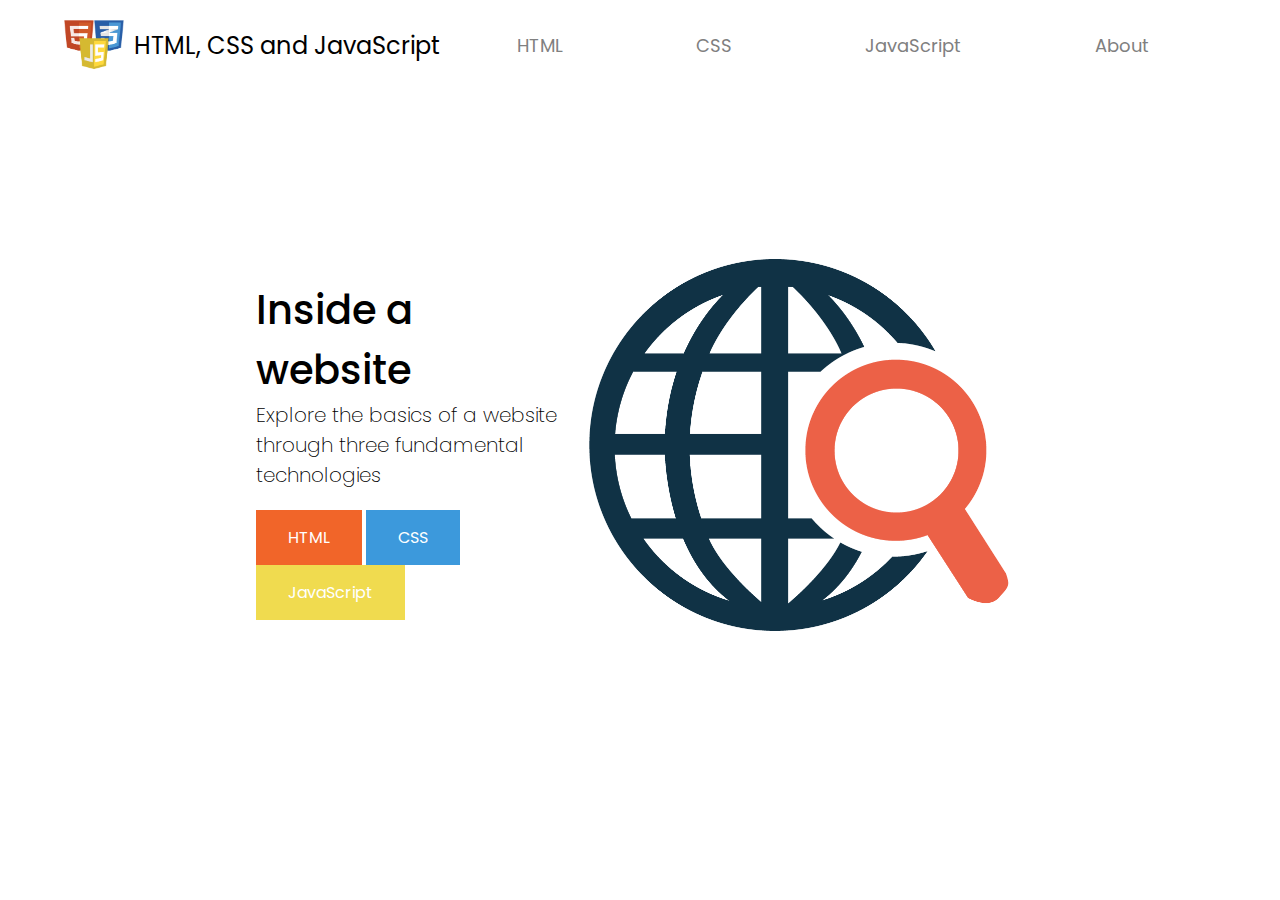
<file: index.html>
<!--Index page-->

<!DOCTYPE html>
<html lang="en">

<head>
    <meta charset="UTF-8">
    <meta name="viewport" content="width=device-width, initial-scale=1.0">

    <!--Google font stylesheet-->
    <link href="https://fonts.googleapis.com/css2?family=Poppins:wght@400;500&display=swap" rel="stylesheet" />

    <!--Local CSS stylesheet-->
    <link rel="stylesheet" href="./style.css">

    <!--Title of page in header-->
    <title>HTML, CSS and JavaScript</title>
</head>

<body>
    <!--Container for navigation-->
    <header>

        <!--Image of triple logo-->
        <div id="logosImage">
            <img src="./images/logos.png" height="60" width="60" alt="logos">
        </div>

        <h1 id="title">HTML, CSS and JavaScript</h1>

        <!--Set of navigation links-->
        <nav>

            <!--List of navigation links-->
            <ul id="navLinks">
                <li><a class="singleLink" href="htmlpage.html">HTML</a></li>
                <li><a class="singleLink" href="csspage.html">CSS</a></li>
                <li><a class="singleLink" href="javascriptpage.html">JavaScript</a></li>
                <li><a class="singleLink" href="aboutpage.html">About</a></li>
            </ul>
        </nav>
    </header>

    <!--Container for main section of index page only-->
    <section id="mainIndex">

        <!--Container for all text-->
        <div id="textContainer">

            <!--Container for text in main section-->
            <div class="mainText">
                <h1>Inside a website</h1>
                <h2>Explore the basics of a website through three fundamental technologies</h2>
            </div>

            <!--Container for buttons-->
            <div id="buttonContainer">
                <a href="htmlpage.html"><button id="htmlButton">HTML</button></a>
                <a href="csspage.html"><button id="cssButton">CSS</button></a>
                <a href="javascriptpage.html"><button id="javascriptButton">JavaScript</button></a>
            </div>
        </div>

        <!--Container for main image on index page-->
        <div id="webImage">
            <img src="./images/web.png" alt="web">
        </div>

    </section>
</body>

</html>
</file>
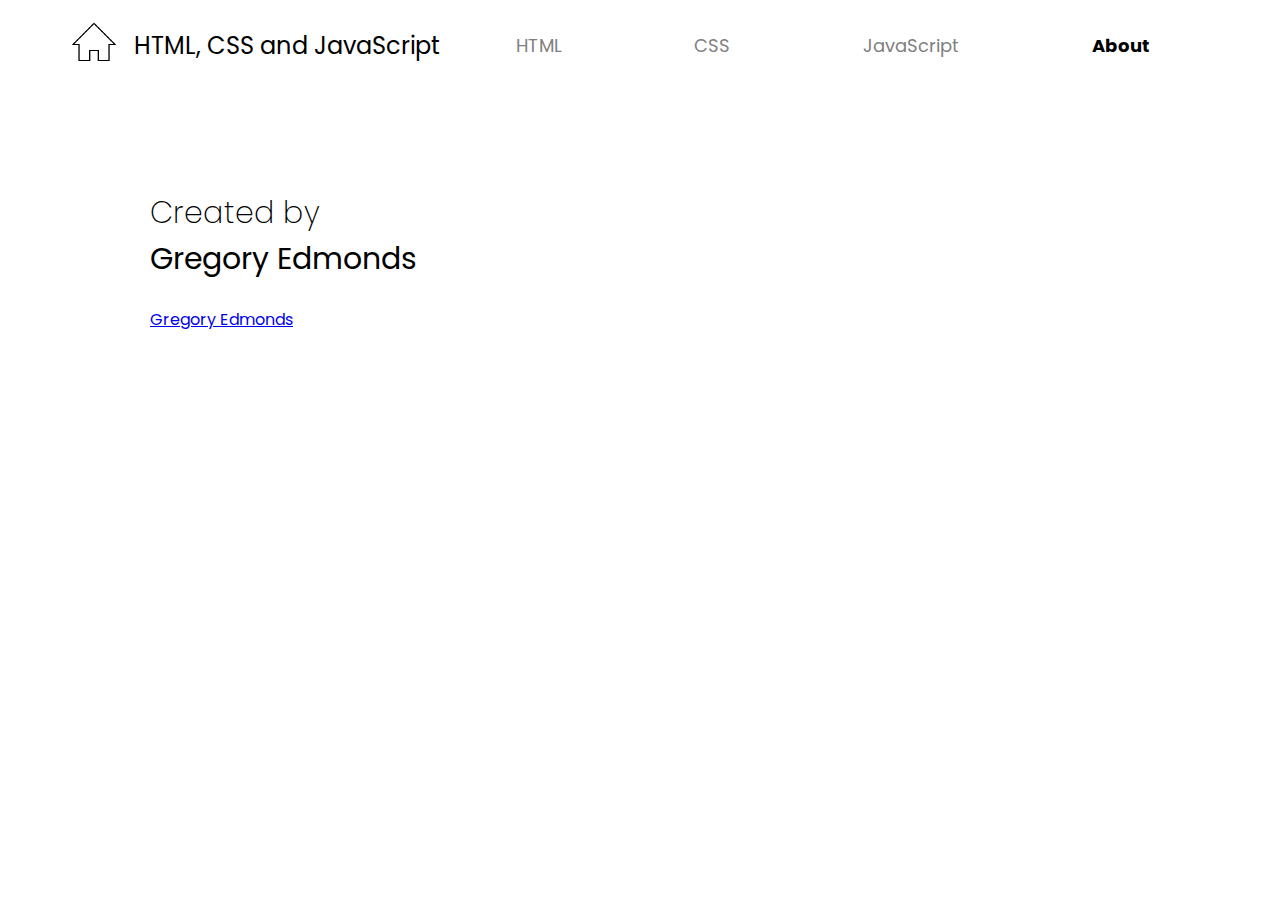
<file: aboutpage.html>
<!--About page-->

<!DOCTYPE html>
<html lang="en">

<head>
    <meta charset="UTF-8">
    <meta name="viewport" content="width=device-width, initial-scale=1.0">
    <link href="https://fonts.googleapis.com/css2?family=Poppins:wght@400;500&display=swap" rel="stylesheet" />
    <link rel="stylesheet" href="./style.css">
    <!--Script for LinkedIn profile badge plugin-->
    <script type="text/javascript" src="https://platform.linkedin.com/badges/js/profile.js" async defer></script>
    <title>About</title>
</head>

<body>
    <header>
        <div id="homeButton">
            <a href="./index.html"><img src="./images/home.png" height="60" width="60" alt="home"></a>

        </div>

        <h1 id="title">HTML, CSS and JavaScript</h1>

        <nav>
            <ul id="navLinks">
                <li><a class="singleLink" href="htmlpage.html">HTML</a></li>
                <li><a class="singleLink" href="csspage.html">CSS</a></li>
                <li><a class="singleLink" href="javascriptpage.html">JavaScript</a></li>
                <li><a class="currentLink" href="aboutpage.html">About</a></li>
            </ul>
        </nav>
    </header>

    <section id="mainPages">
        <div id="textContainer">
            <div class="mainText">
                <h3>Created by<br><b>Gregory Edmonds</b></h3>
                <br>
                <!--Div for LinkedIn profile badge plugin-->
                <div class="LI-profile-badge" data-version="v1" data-size="medium" data-locale="en_US"
                    data-type="vertical" data-theme="light" data-vanity="gregory-edmonds-9b168415a">
                    <a class="LI-simple-link"
                        href='https://au.linkedin.com/in/gregory-edmonds-9b168415a?trk=profile-badge'>Gregory
                        Edmonds</a>
                </div>
            </div>
        </div>

    </section>
</body>

</html>
</file>
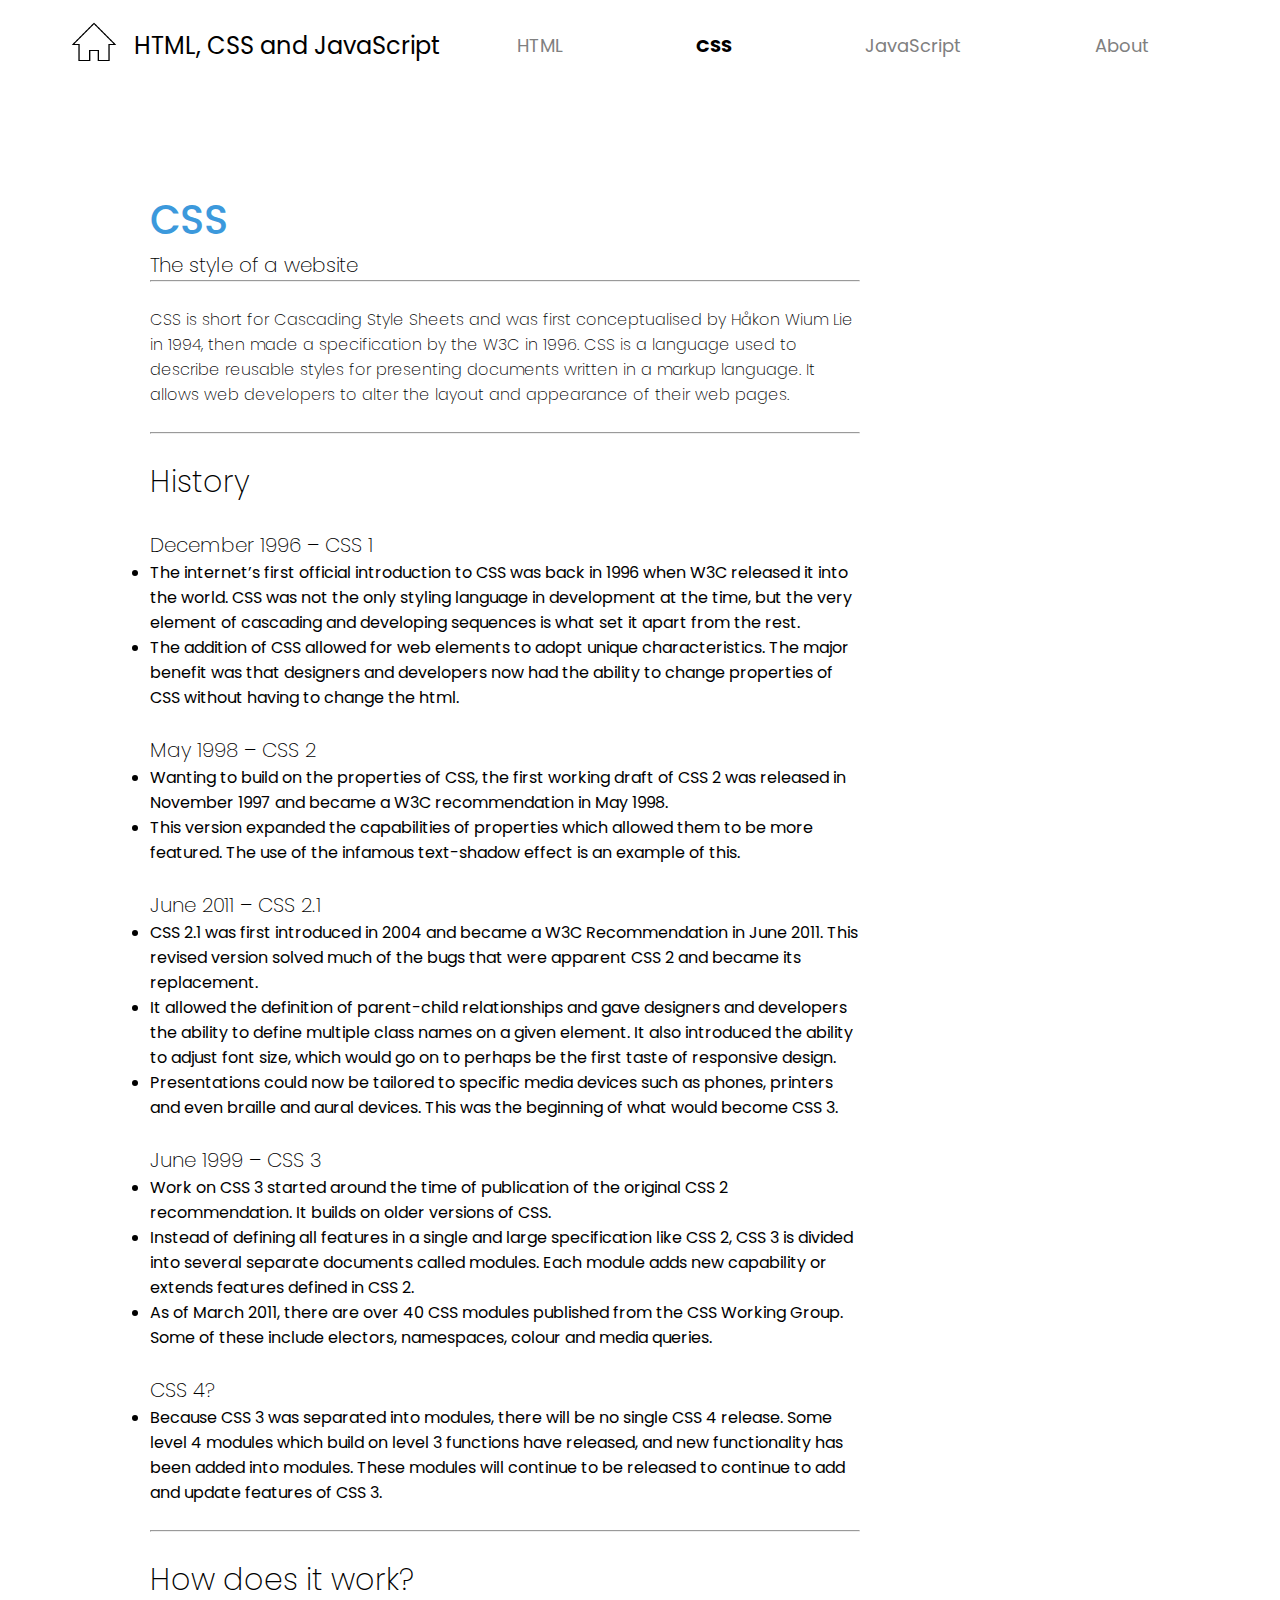
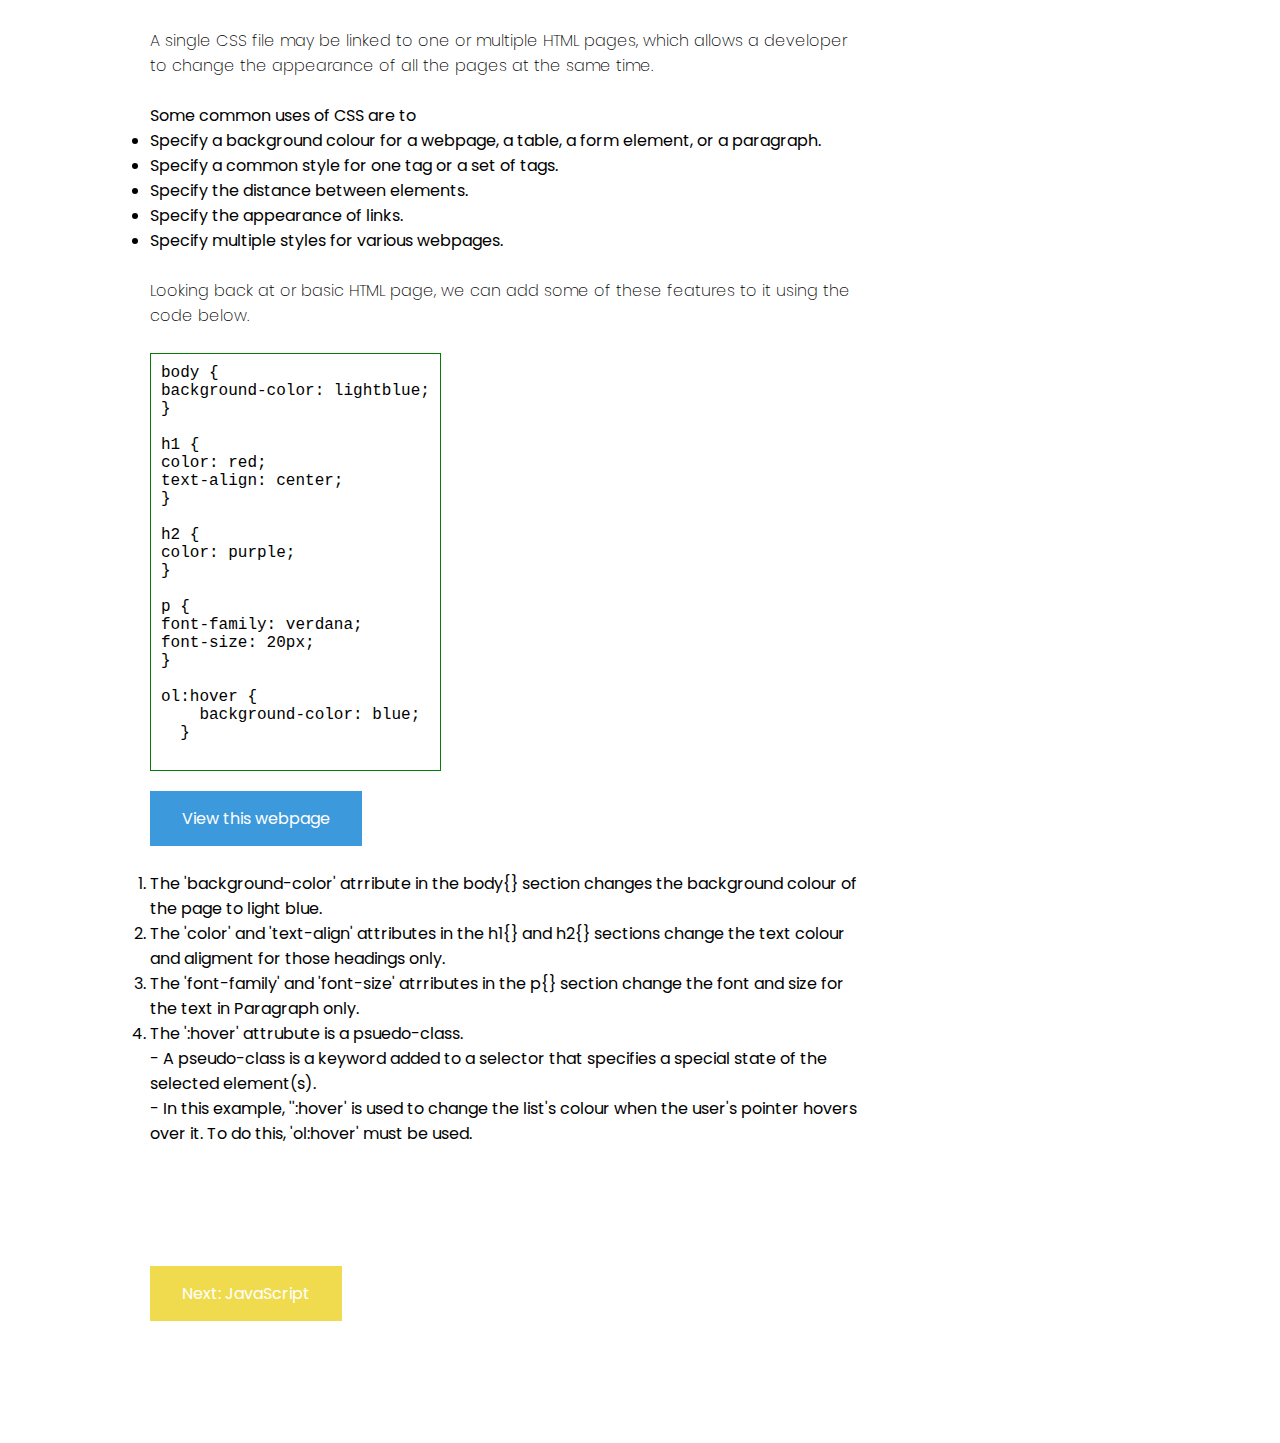
<file: csspage.html>
<!--CSS page-->

<!DOCTYPE html>
<html lang="en">

<head>
    <meta charset="UTF-8">
    <meta name="viewport" content="width=device-width, initial-scale=1.0">
    <link href="https://fonts.googleapis.com/css2?family=Poppins:wght@400;500&display=swap" rel="stylesheet" />
    <link rel="stylesheet" href="./style.css">
    <title>CSS</title>
</head>

<body>
    <header>

        <div id="homeButton">
            <a href="./index.html"><img src="./images/home.png" height="60" width="60" alt="home"></a>

        </div>

        <h1 id="title">HTML, CSS and JavaScript</h1>

        <nav>
            <ul id="navLinks">
                <li><a class="singleLink" href="htmlpage.html">HTML</a></li>
                <li><a class="currentLink" href="csspage.html">CSS</a></li>
                <li><a class="singleLink" href="javascriptpage.html">JavaScript</a></li>
                <li><a class="singleLink" href="aboutpage.html">About</a></li>
            </ul>
        </nav>
    </header>


    <section id="mainPages">
        <div id="textContainer">
            <div class="mainText">

                <h1 style="color:#3C99DC">CSS</h1>
                <h2>The style of a website</h2>
                <hr>
                <br>
                <p>
                    CSS is short for Cascading Style Sheets and was first conceptualised by Håkon Wium Lie in 1994, then
                    made a specification by the W3C in 1996. CSS is a language used to describe reusable styles for
                    presenting documents written in a markup language. It allows web developers to alter the layout and
                    appearance of their web pages.
                    <br>
                    <br>
                    <hr>
                    <br>
                    <h3>History</h3>
                    <br>
                    <h2>December 1996 – CSS 1</h2>
                    <li>The internet’s first official introduction to CSS was back in 1996 when W3C released it into the
                        world. CSS was not the only styling language in development at the time, but the very element of
                        cascading and developing sequences is what set it apart from the rest.</li>
                    <li>The addition of CSS allowed for web elements to adopt unique characteristics. The major benefit
                        was that designers and developers now had the ability to change properties of CSS without having
                        to change the html.</li>
                    <br>
                    <h2>May 1998 – CSS 2</h2>
                    <li>Wanting to build on the properties of CSS, the first working draft of CSS 2 was released in
                        November 1997 and became a W3C recommendation in May 1998.</li>
                    <li>This version expanded the capabilities of properties which allowed them to be more featured. The
                        use of the infamous text-shadow effect is an example of this.</li>
                    <br>
                    <h2>June 2011 – CSS 2.1</h2>
                    <li>CSS 2.1 was first introduced in 2004 and became a W3C Recommendation in June 2011. This revised
                        version solved much of the bugs that were apparent CSS 2 and became its replacement.</li>
                    <li>It allowed the definition of parent-child relationships and gave designers and developers the
                        ability to define multiple class names on a given element. It also introduced the ability to
                        adjust font size, which would go on to perhaps be the first taste of responsive design.</li>
                    <li>Presentations could now be tailored to specific media devices such as phones, printers and even
                        braille and aural devices. This was the beginning of what would become CSS 3.</li>
                    <br>
                    <h2>June 1999 – CSS 3</h2>
                    <li>Work on CSS 3 started around the time of publication of the original CSS 2 recommendation. It
                        builds on older versions of CSS.</li>
                    <li>Instead of defining all features in a single and large specification like CSS 2, CSS 3 is
                        divided into several separate documents called modules. Each module adds new capability or
                        extends features defined in CSS 2.</li>
                    <li>As of March 2011, there are over 40 CSS modules published from the CSS Working Group. Some of
                        these include electors, namespaces, colour and media queries.</li>
                    <br>
                    <h2>CSS 4?</h2>
                    <li>Because CSS 3 was separated into modules, there will be no single CSS 4 release. Some level 4
                        modules which build on level 3 functions have released, and new functionality has been added
                        into modules. These modules will continue to be released to continue to add and update features
                        of CSS 3.</li>
                    <br>
                    <hr>
                    <br>
                    <h3>How does it work?</h3>
                    <br>
                    <p>A single CSS file may be linked to one or multiple HTML pages, which allows a developer to change
                        the
                        appearance
                        of all the pages at the same time.</p>
                    <br>
                    Some common uses of CSS are to
                    <li>Specify a background colour for a webpage, a table, a form element, or a paragraph.</li>
                    <li>Specify a common style for one tag or a set of tags.</li>
                    <li>Specify the distance between elements.</li>
                    <li>Specify the appearance of links.</li>
                    <li>Specify multiple styles for various webpages.</li>
                    <br>
                    <p>Looking back at or basic HTML page, we can add some of these features to it using the code below.
                    </p>
                    <br>

                    <!--Container for text box for code-->
                    <div class="boxed">

                        <!--Code inside text box-->
                        <pre>
body {
background-color: lightblue;
}

h1 {
color: red;
text-align: center;
}

h2 {
color: purple;
}

p {
font-family: verdana;
font-size: 20px;
}

ol:hover {
    background-color: blue;
  }
                        </pre>
                    </div>
                    <br>

                    <!--Button to be taken to CSS example page-->
                    <div id="buttonContainer">
                        <a href="./example_pages/cssexample.html"><button id="cssButton">View this webpage
                            </button></a>
                    </div>
                    <br>
                    <ol>
                        <li>The 'background-color' atrribute in the body{} section changes the background colour of the
                            page to light blue.</li>
                        <li>The 'color' and 'text-align' attributes in the h1{} and h2{} sections change the text colour
                            and
                            aligment for those headings only.</li>
                        <li>The 'font-family' and 'font-size' atrributes in the p{} section change the font and size for
                            the text in Paragraph only.</li>
                        <li>The ':hover' attrubute is a psuedo-class.</li>
                        - A pseudo-class is a keyword added to a selector that specifies a special state of the
                        selected element(s).
                        <br>
                        - In this example, '':hover' is used to change the list's colour when the
                        user's pointer hovers over it. To do this, 'ol:hover' must be used.
                    </ol>
                    <br>
                    <br>
                    <br>
                    <br>

                    <!--Button to be taken to JavaScript page-->
                    <div id="buttonContainer">
                        <a href="./javascriptpage.html"><button id="javascriptButton">Next: JavaScript</button></a>
                    </div>

            </div>
        </div>

    </section>
</body>

</html>
</file>
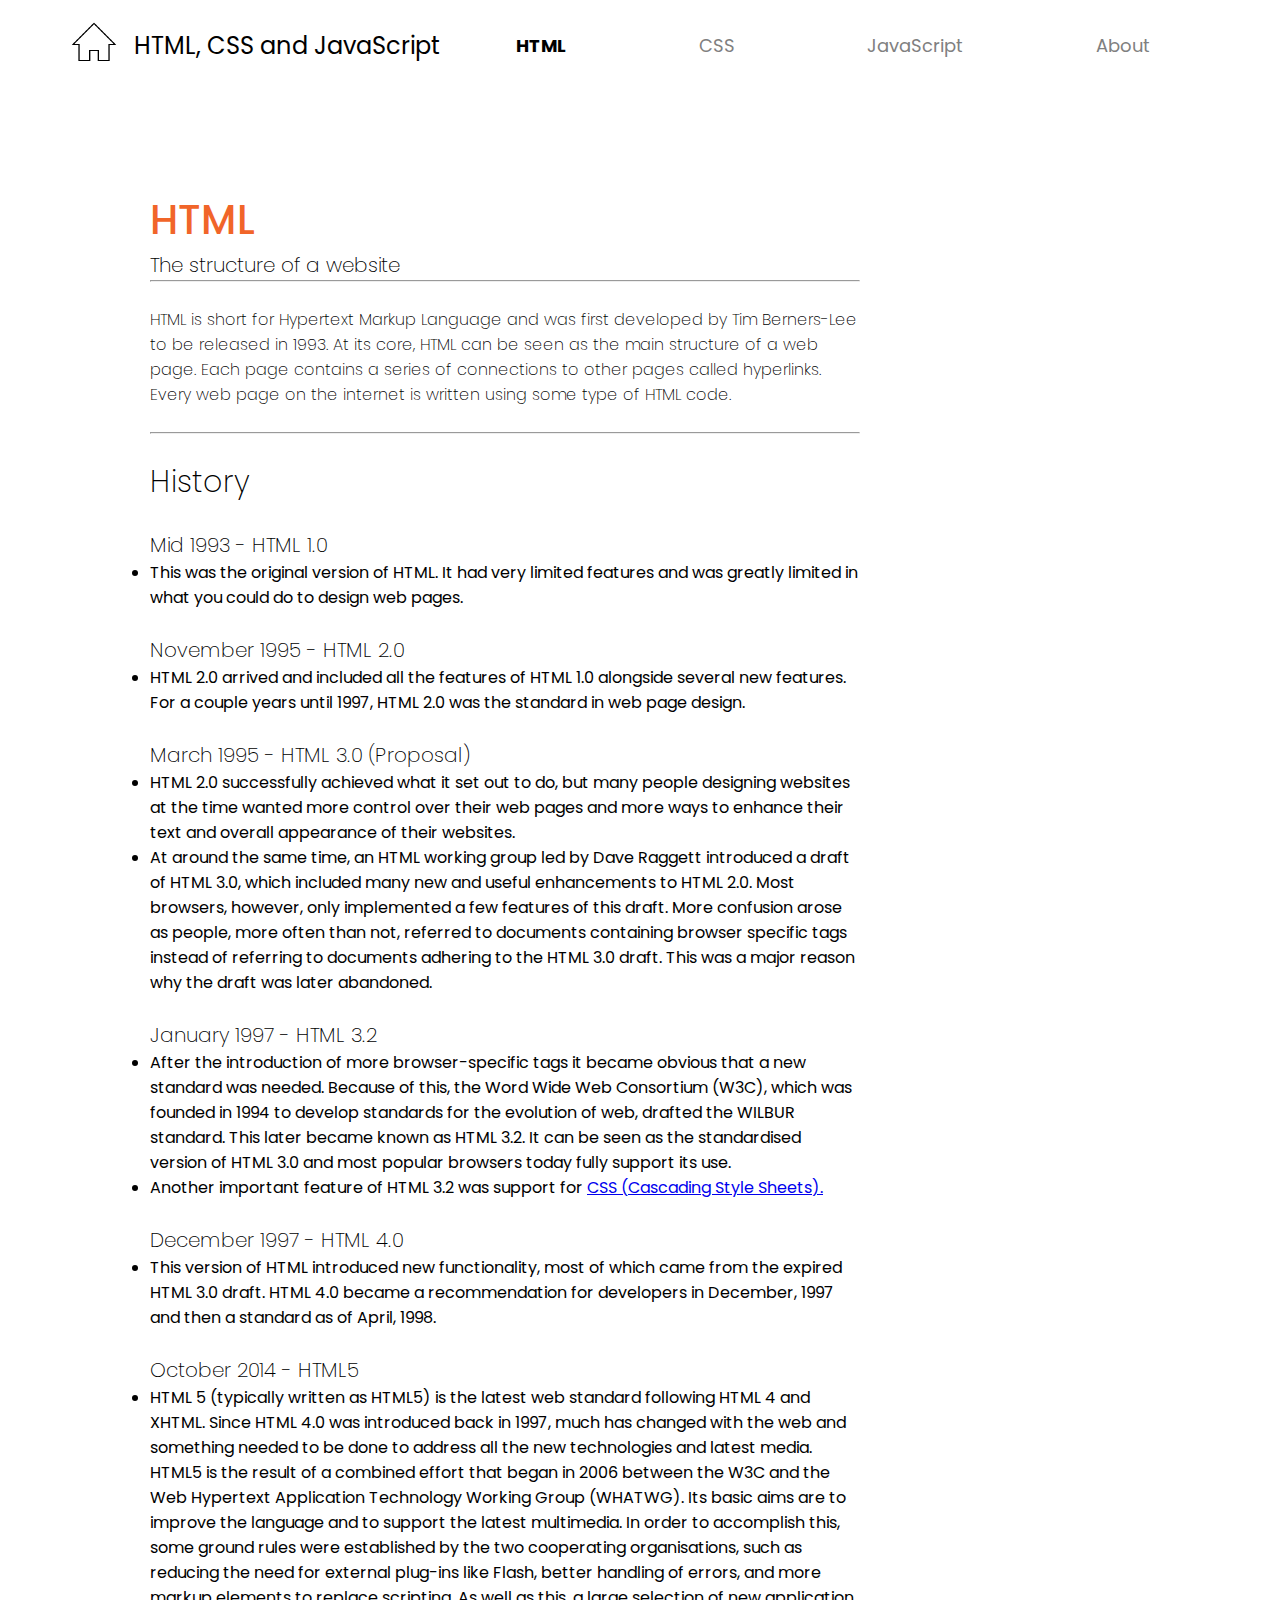
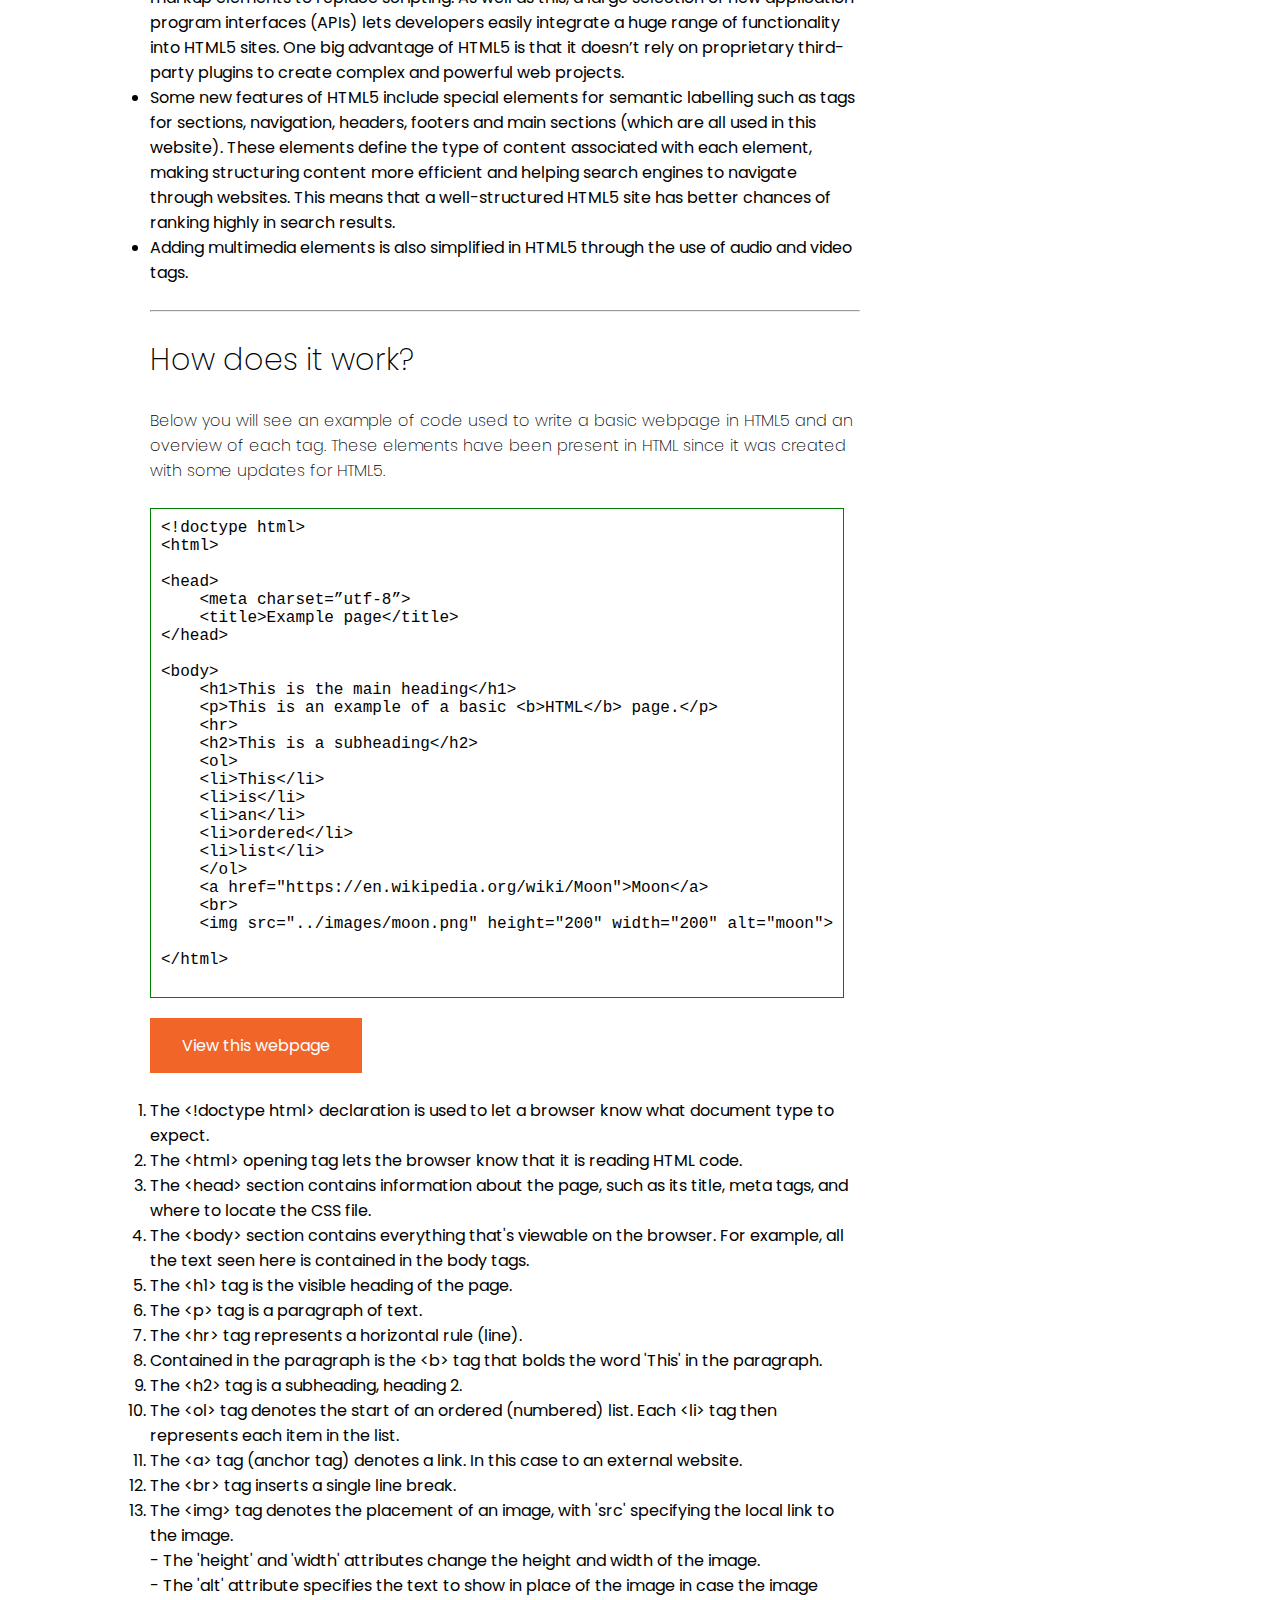
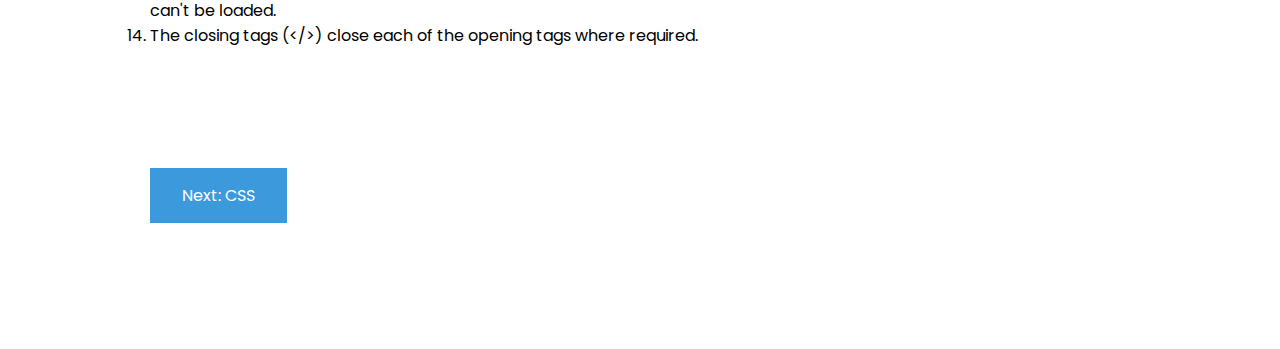
<file: htmlpage.html>
<!--HTML page-->

<!DOCTYPE html>
<html lang="en">

<head>
    <meta charset="UTF-8">
    <meta name="viewport" content="width=device-width, initial-scale=1.0">
    <link href="https://fonts.googleapis.com/css2?family=Poppins:wght@400;500&display=swap" rel="stylesheet" />
    <link rel="stylesheet" href="./style.css">
    <title>HTML</title>
</head>

<body>
    <header>

        <!--Container for home button (replaces triple logo)-->
        <div id="homeButton">
            <a href="./index.html"><img src="./images/home.png" height="60" width="60" alt="home"></a>
        </div>

        <h1 id="title">HTML, CSS and JavaScript</h1>

        <nav>
            <ul id="navLinks">
                <li><a class="currentLink" href="htmlpage.html">HTML</a></li>
                <li><a class="singleLink" href="csspage.html">CSS</a></li>
                <li><a class="singleLink" href="javascriptpage.html">JavaScript</a></li>
                <li><a class="singleLink" href="aboutpage.html">About</a></li>
            </ul>
        </nav>
    </header>

    <!--Container for main section of all pages except index-->
    <section id="mainPages">

        <!--Containers for all text on page-->
        <div id="textContainer">
            <div class="mainText">

                <h1 style="color:#F16529">HTML</h1>
                <h2>The structure of a website</h2>
                <hr>
                <br>
                <p>
                    HTML is short for Hypertext Markup Language and was first developed by Tim Berners-Lee to be
                    released in 1993. At its core, HTML can be seen as the main structure of a web page. Each page
                    contains a series of connections to other pages called hyperlinks. Every web page on the internet is
                    written using some type of HTML code.
                    <br>
                    <br>
                    <hr>
                    <br>
                    <h3>History</h3>
                    <br>
                    <h2>Mid 1993 - HTML 1.0</h2>
                    <li>This was the original version of HTML. It had very limited features and was greatly limited in
                        what you could do to design web pages.</li>
                    <br>
                    <h2>November 1995 - HTML 2.0</h2>
                    <li>HTML 2.0 arrived and included all the features of HTML 1.0 alongside several new features. For a
                        couple years until 1997, HTML 2.0 was the standard in web page design.</li>
                    <br>
                    <h2>March 1995 - HTML 3.0 (Proposal)</h2>
                    <li>HTML 2.0 successfully achieved what it set out to do, but many people designing websites at the
                        time wanted more control over their web pages and more ways to enhance their text and overall
                        appearance of their websites. </li>
                    <li>At around the same time, an HTML working group led by Dave Raggett introduced a draft of HTML
                        3.0, which included many new and useful enhancements to HTML 2.0. Most browsers, however, only
                        implemented a few features of this draft. More confusion arose as people, more often than not,
                        referred to documents containing browser specific tags instead of referring to documents
                        adhering to the HTML 3.0 draft. This was a major reason why the draft was later abandoned.</li>
                    <br>
                    <h2>January 1997 - HTML 3.2</h2>
                    <li>After the introduction of more browser-specific tags it became obvious that a new standard was
                        needed. Because of this, the Word Wide Web Consortium (W3C), which was founded in 1994 to
                        develop standards for the evolution of web, drafted the WILBUR standard. This later became known
                        as HTML 3.2. It can be seen as the standardised version of HTML 3.0 and most popular browsers
                        today fully support its use.</li>
                    <li>Another important feature of HTML 3.2 was support for <a href="csspage.html"> CSS (Cascading
                            Style Sheets).</a></li>
                    <br>
                    <h2>December 1997 - HTML 4.0</h2>
                    <li>This version of HTML introduced new functionality, most of which came from the expired HTML 3.0
                        draft. HTML 4.0 became a recommendation for developers in December, 1997 and then a standard as
                        of April, 1998.</li>
                    <br>
                    <h2>October 2014 - HTML5</h2>
                    <li>HTML 5 (typically written as HTML5) is the latest web standard following HTML 4 and XHTML. Since
                        HTML 4.0 was introduced back in 1997, much has changed with the web and something needed to be
                        done to address all the new technologies and latest media. HTML5 is the result of a combined
                        effort that began in 2006 between the W3C and the Web Hypertext Application Technology Working
                        Group (WHATWG). Its basic aims are to improve the language and to support the latest multimedia.
                        In
                        order to accomplish this, some ground rules were established by the two cooperating
                        organisations, such as reducing the need for external plug-ins like Flash, better handling of
                        errors, and more markup elements to replace scripting. As well as this, a large selection of new
                        application program interfaces (APIs) lets developers easily integrate a huge range of
                        functionality into HTML5 sites. One big advantage of HTML5 is that it doesn’t rely on
                        proprietary third-party plugins to create complex and powerful web projects.</li>
                    <li>Some new features of HTML5 include special elements for semantic labelling such as tags for
                        sections, navigation, headers, footers and main sections (which are all used in this website).
                        These elements define the type of content associated with each element, making structuring
                        content more efficient and helping search engines to navigate through websites. This means that
                        a well-structured HTML5 site has better chances of ranking highly in search results.</li>
                    <li>Adding multimedia elements is also simplified in HTML5 through the use of audio and video tags.
                    </li>
                    <br>
                    <hr>
                    <br>
                    <h3>How does it work?</h3>
                    <br>
                    <p>Below you will see an example of code used to write a basic webpage in HTML5 and an overview of
                        each tag. These elements have been present in HTML since it was created with some updates for
                        HTML5.
                    </p>
                    <br>

                    <!--Container for text box for code-->
                    <div class="boxed">

                        <!--Code inside text box-->
                        <pre>
&lt;!doctype html&gt;
&lt;html&gt;

&lt;head&gt;
    &lt;meta charset=”utf-8”&gt;
    &lt;title&gt;Example page&lt;/title&gt;
&lt;/head&gt;

&lt;body&gt;
    &lt;h1&gt;This is the main heading&lt;/h1&gt;
    &lt;p&gt;This is an example of a basic &lt;b&gt;HTML&lt;/b&gt; page.&lt;/p&gt;
    &lt;hr&gt;
    &lt;h2&gt;This is a subheading&lt;/h2&gt;
    &lt;ol&gt;
    &lt;li&gt;This&lt;/li&gt;
    &lt;li&gt;is&lt;/li&gt;
    &lt;li&gt;an&lt;/li&gt;
    &lt;li&gt;ordered&lt;/li&gt;
    &lt;li&gt;list&lt;/li&gt;
    &lt;/ol&gt;
    &lt;a href="https://en.wikipedia.org/wiki/Moon"&gt;Moon&lt;/a&gt;
    &lt;br&gt;
    &lt;img src="../images/moon.png" height="200" width="200" alt="moon"&gt;

&lt;/html&gt;
                    </pre>
                    </div>
                    <br>

                    <!--Button to be taken to HTML example page-->
                    <div id="buttonContainer">
                        <a href="./example_pages/htmlexample.html"><button id="htmlButton">View this webpage
                            </button></a>
                    </div>
                    <br>
                    <ol>
                        <li>The &lt;!doctype html&gt; declaration is used to let a browser know what document type to
                            expect.</li>
                        <li>The &lt;html&gt; opening tag lets the browser know that it is reading HTML code.</li>
                        <li>The &lt;head&gt; section contains information about the page, such as its title, meta tags,
                            and where to locate the CSS file.</li>
                        <li>The &lt;body&gt; section contains everything that's viewable on the browser. For example,
                            all the text seen here is contained in the body tags.</li>
                        <li>The &lt;h1&gt; tag is the visible heading of the page.</li>
                        <li>The &lt;p&gt; tag is a paragraph of text.</li>
                        <li>The &lt;hr&gt; tag represents a horizontal rule (line).</li>
                        <li>Contained in the paragraph is the &lt;b&gt; tag that bolds the word 'This' in the
                            paragraph.</li>
                        <li>The &lt;h2&gt; tag is a subheading, heading 2.</li>
                        <li>The &lt;ol&gt; tag denotes the start of an ordered (numbered) list. Each &lt;li&gt; tag then
                            represents each item in the list.</li>
                        <li>
                            The &lt;a&gt; tag (anchor tag) denotes a link. In this case to an external website.
                        </li>
                        <li>The &lt;br&gt; tag inserts a single line break.</li>
                        <li>The &lt;img&gt; tag denotes the placement of an image, with 'src' specifying the local link
                            to the image.
                            <br>
                            - The 'height' and 'width' attributes change the height and width of the image.
                            <br>
                            - The 'alt' attribute specifies the text to show in place of the image in case the image
                            can't be loaded.
                        </li>
                        <li>The closing tags (&lt;/&gt;) close each of the opening tags where required.</li>
                    </ol>
                    <br>
                    <br>
                    <br>
                    <br>

                    <!--Button to be taken to CSS page-->
                    <div id="buttonContainer">
                        <a href="./csspage.html"><button id="cssButton">Next: CSS</button></a>
                    </div>
                </p>
            </div>
        </div>
    </section>
</body>

</html>
</file>
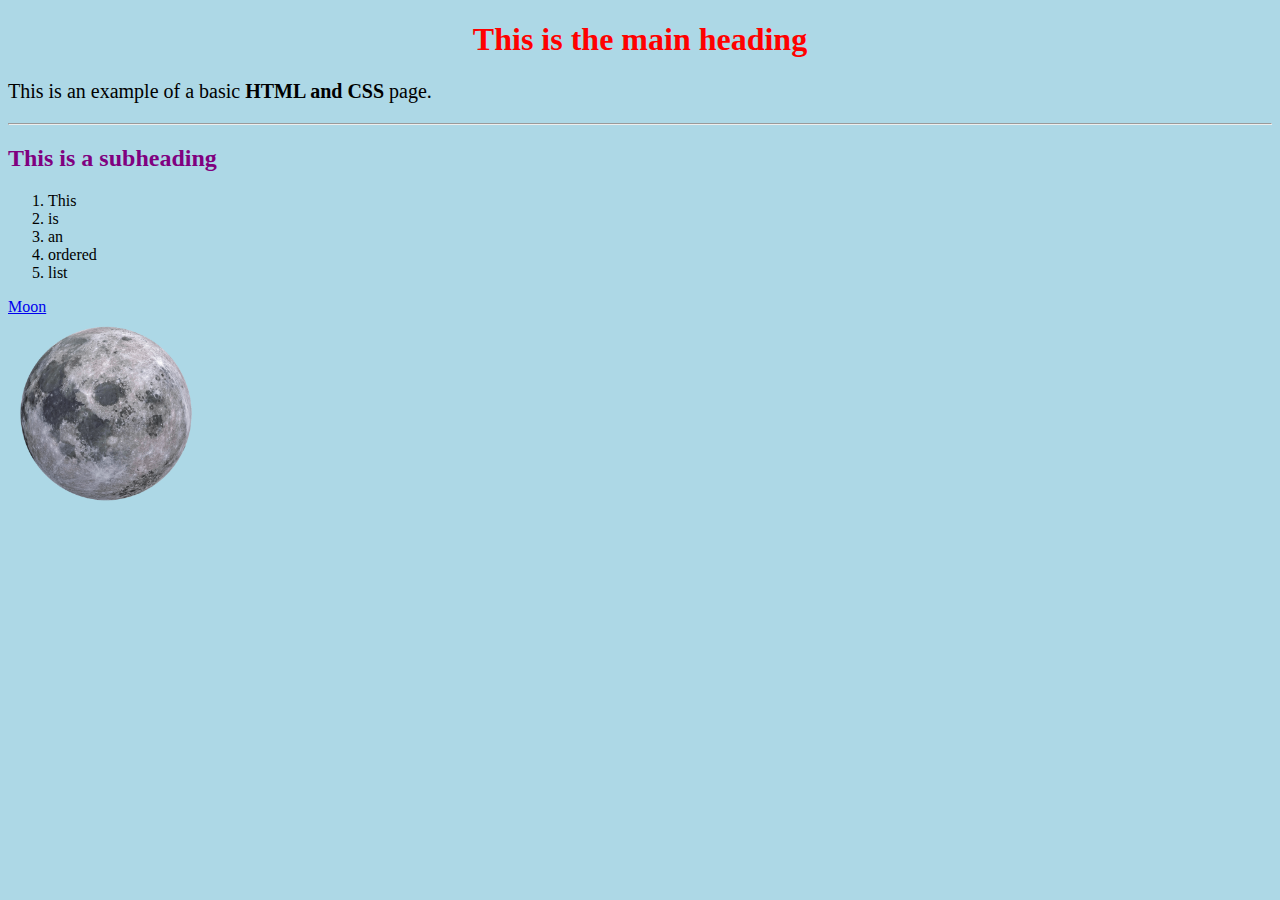
<file: example_pages/cssexample.html>
<!--CSS example page-->

<!doctype html>
<html>

<head>
  <meta charset=”utf-8”>
  <!--Linked to new CSS file specifically for this page-->
  <link rel="stylesheet" href="../style_cssexample.css">
  <title>Example page</title>
</head>

<body>
  <h1>This is the main heading</h1>
  <p>This is an example of a basic <b>HTML and CSS</b> page.</p>
  <hr>
  <h2>This is a subheading</h2>
  <ol>
    <li>This</li>
    <li>is</li>
    <li>an</li>
    <li>ordered</li>
    <li>list</li>
  </ol>
  <a href="https://en.wikipedia.org/wiki/Moon">Moon</a>
  <br>
  <img src="../images/moon.png" height="200" width="200" alt="moon">

</body>

</html>
</file>
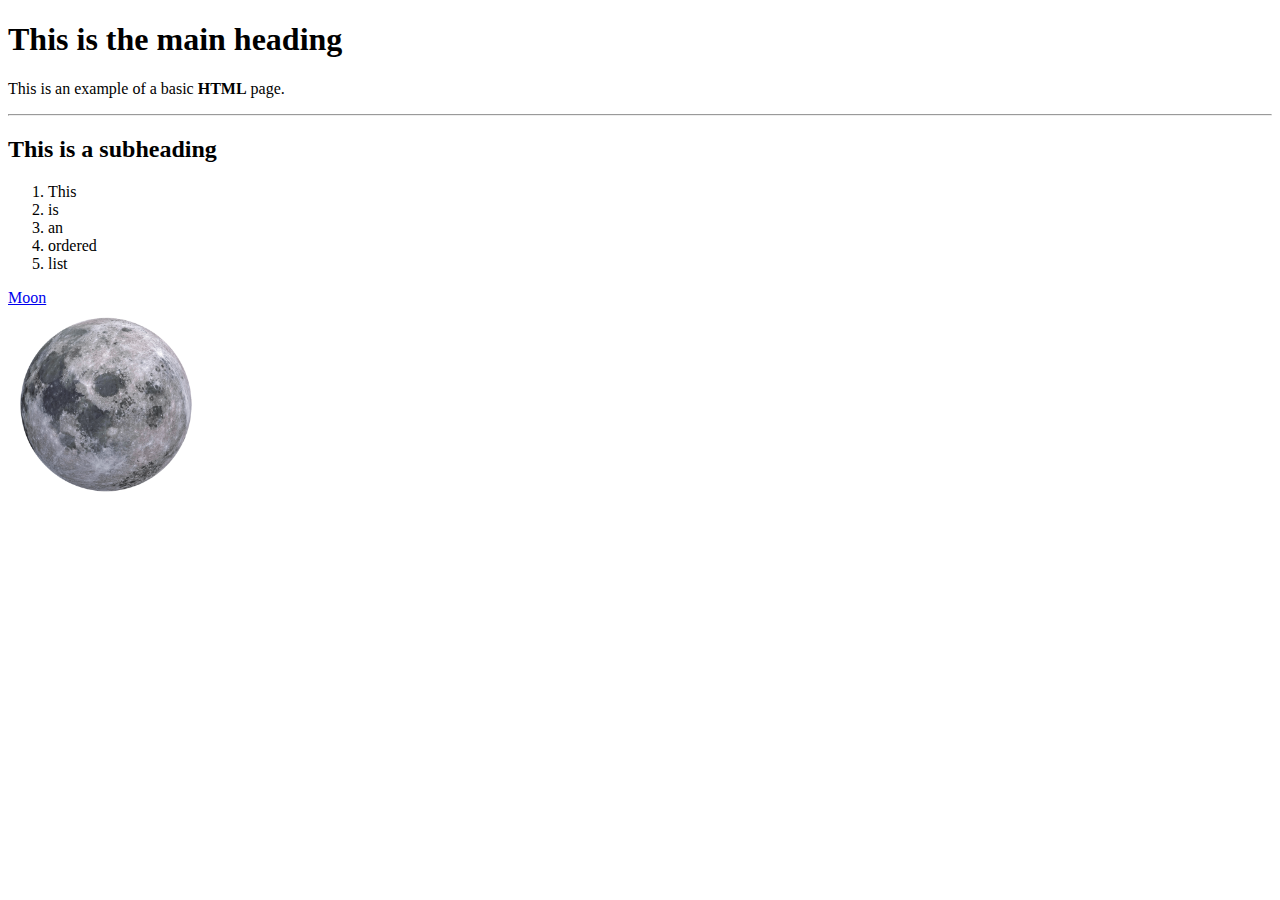
<file: example_pages/htmlexample.html>
<!--HTML example page-->

<!doctype html>
<html>

<head>
  <meta charset=”utf-8”>
  <title>Example page</title>
</head>

<body>
  <h1>This is the main heading</h1>
  <p>This is an example of a basic <b>HTML</b> page.</p>
  <hr>
  <h2>This is a subheading</h2>
  <ol>
    <li>This</li>
    <li>is</li>
    <li>an</li>
    <li>ordered</li>
    <li>list</li>
  </ol>
  <a href="https://en.wikipedia.org/wiki/Moon">Moon</a>
  <br>
  <img src="../images/moon.png" height="200" width="200" alt="moon">

</body>

</html>
</file>
<file: style.css>
/* CSS page with styles using class and ID selctors */

* {
  margin: 0px;
  padding: 0px;
  box-sizing: border-box;
}

body {
  font-family: "Poppins", sans-serif;
}
button {
  font-family: "Poppins", sans-serif;
}

header {
  display: flex;
  width: 90%;
  height: 10vh;
  margin: auto;
  align-items: center;
}

nav {
  flex: 1;
}

#title {
  font-size: 24px;
  font-weight: 400;
  margin: 10px;
}

#navLinks {
  display: flex;
  justify-content: space-around;
  list-style: none;
}
.singleLink {
  color: grey;
  font-size: 18px;
  text-decoration: none;
}

.currentLink {
  color: black;
  font-size: 18px;
  font-weight: bold;
  text-decoration: none;
}

#mainIndex {
  display: flex;
  width: 60%;
  margin: auto;
  min-height: 80vh;
  align-items: center;
}

#mainPages {
  display: flex;
  width: 75%;
  padding: 100px 100px 100px 150px;
  min-height: 30vh;
}

#textContainer {
  flex: 1;
}

#buttonContainer {
  margin-top: 20px;
}

.mainText h1 {
  font-size: 40px;
  font-weight: 500;
}
.mainText h2 {
  font-size: 20px;
  font-weight: 250;
}

.mainText h3 {
  font-size: 30px;
  font-weight: 250;
}

.mainText p {
  font-size: 16px;
  font-weight: 200;
}

.pageLinks {
  padding: 50px 0px 0px 0px;
}

#htmlButton {
  background-color: #f16529;
  border: none;
  color: white;
  padding: 15px 32px;
  text-align: center;
  text-decoration: none;
  display: inline-block;
  font-size: 16px;
  cursor: pointer;
}
#cssButton {
  background-color: #3c99dc;
  border: none;
  color: white;
  padding: 15px 32px;
  text-align: center;
  text-decoration: none;
  display: inline-block;
  font-size: 16px;
  cursor: pointer;
}
#javascriptButton {
  background-color: #f0db4f;
  border: none;
  color: white;
  padding: 15px 32px;
  text-align: center;
  text-decoration: none;
  display: inline-block;
  font-size: 16px;
  cursor: pointer;
}

#webImage {
  flex: 1;
}
#webImage img {
  height: 50vh;
}

.boxed {
  font-size: 16px;
  border: 1.5px solid green;
  display: inline-block;
  padding: 10px 10px 10px 10px;
}

.boxed2 {
  font-size: 16px;
  background: lightgrey;
  display: inline-block;
  padding: 10px 10px 10px 10px;
}

#mapid {
  height: 360px;
}

#about {
  align-items: center;
}
</file>
<file: style_cssexample.css>
/* CSS page for example CSS page */

body {
background-color: lightblue;
}

h1 {
color: red;
text-align: center;
}

h2 {
color: purple;
}

p {
font-family: verdana;
font-size: 20px;
}

ol:hover {
    background-color: blue;
  }
</file>
